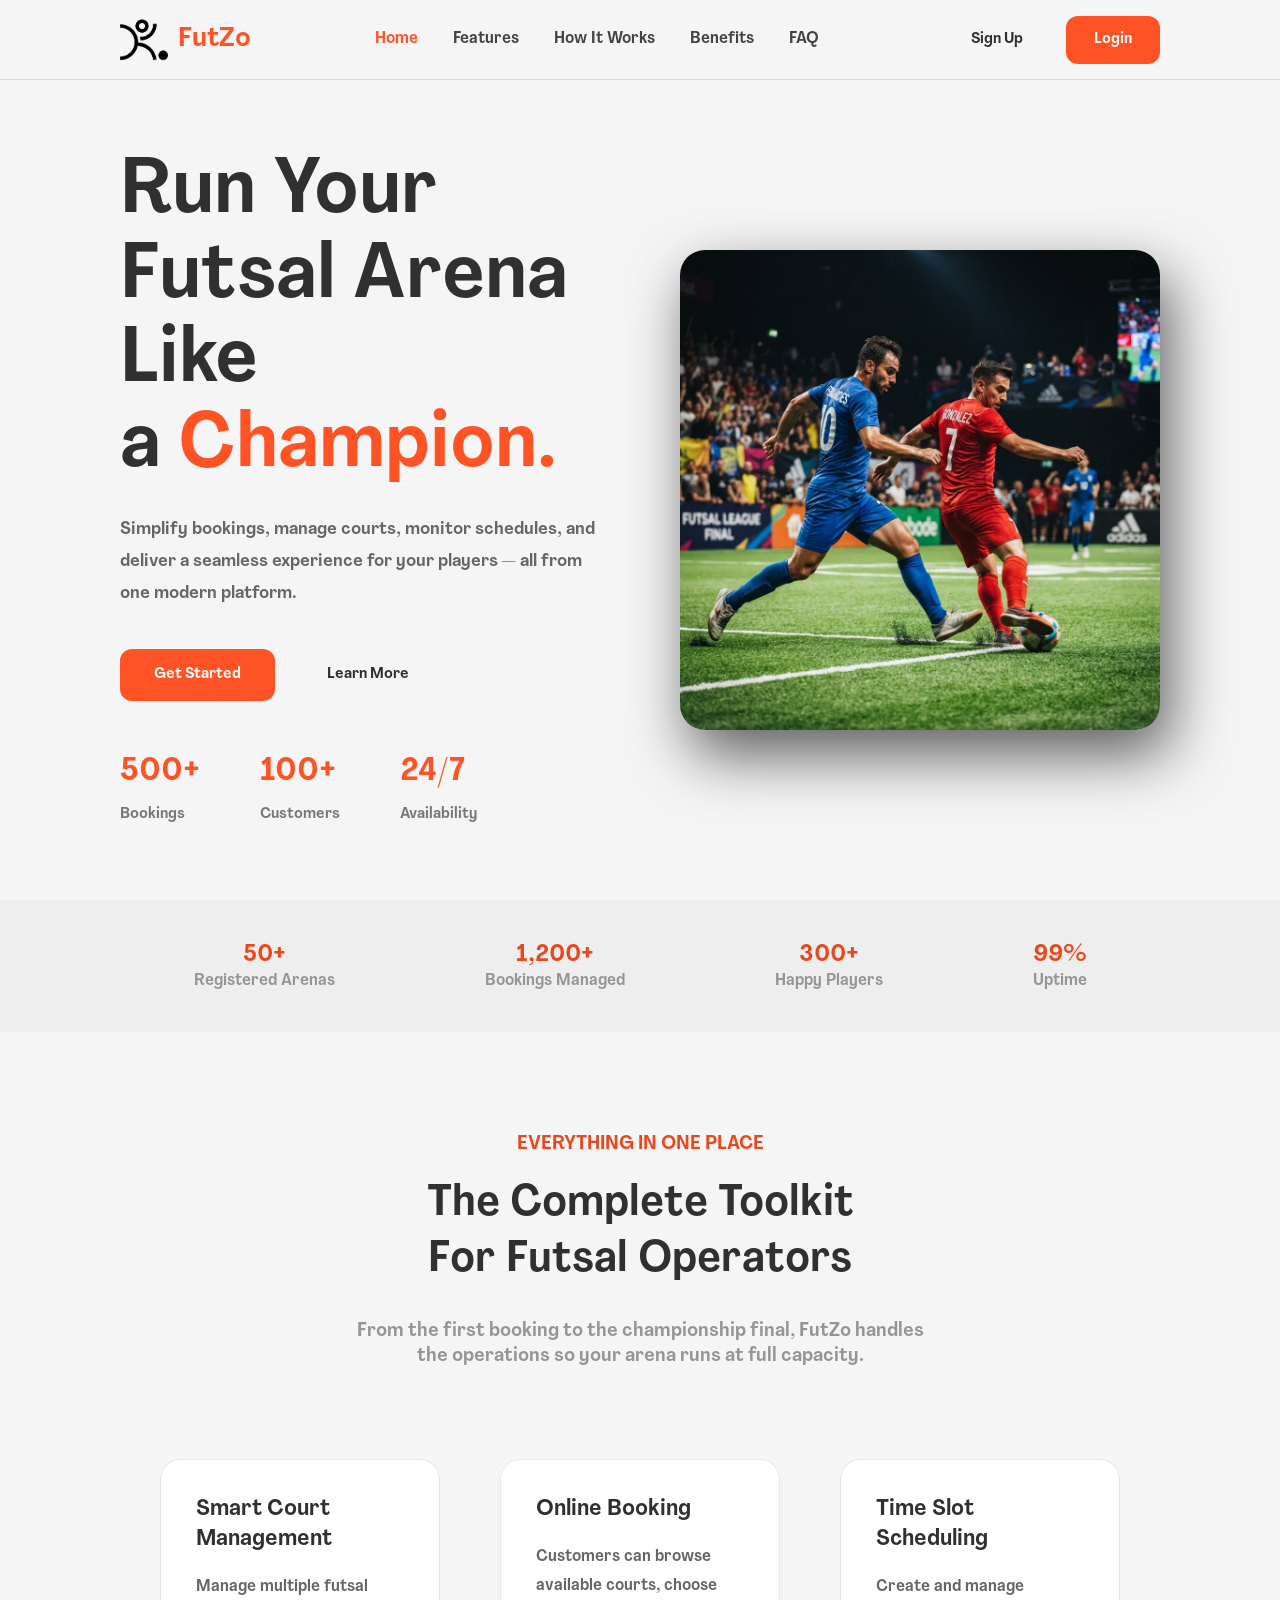
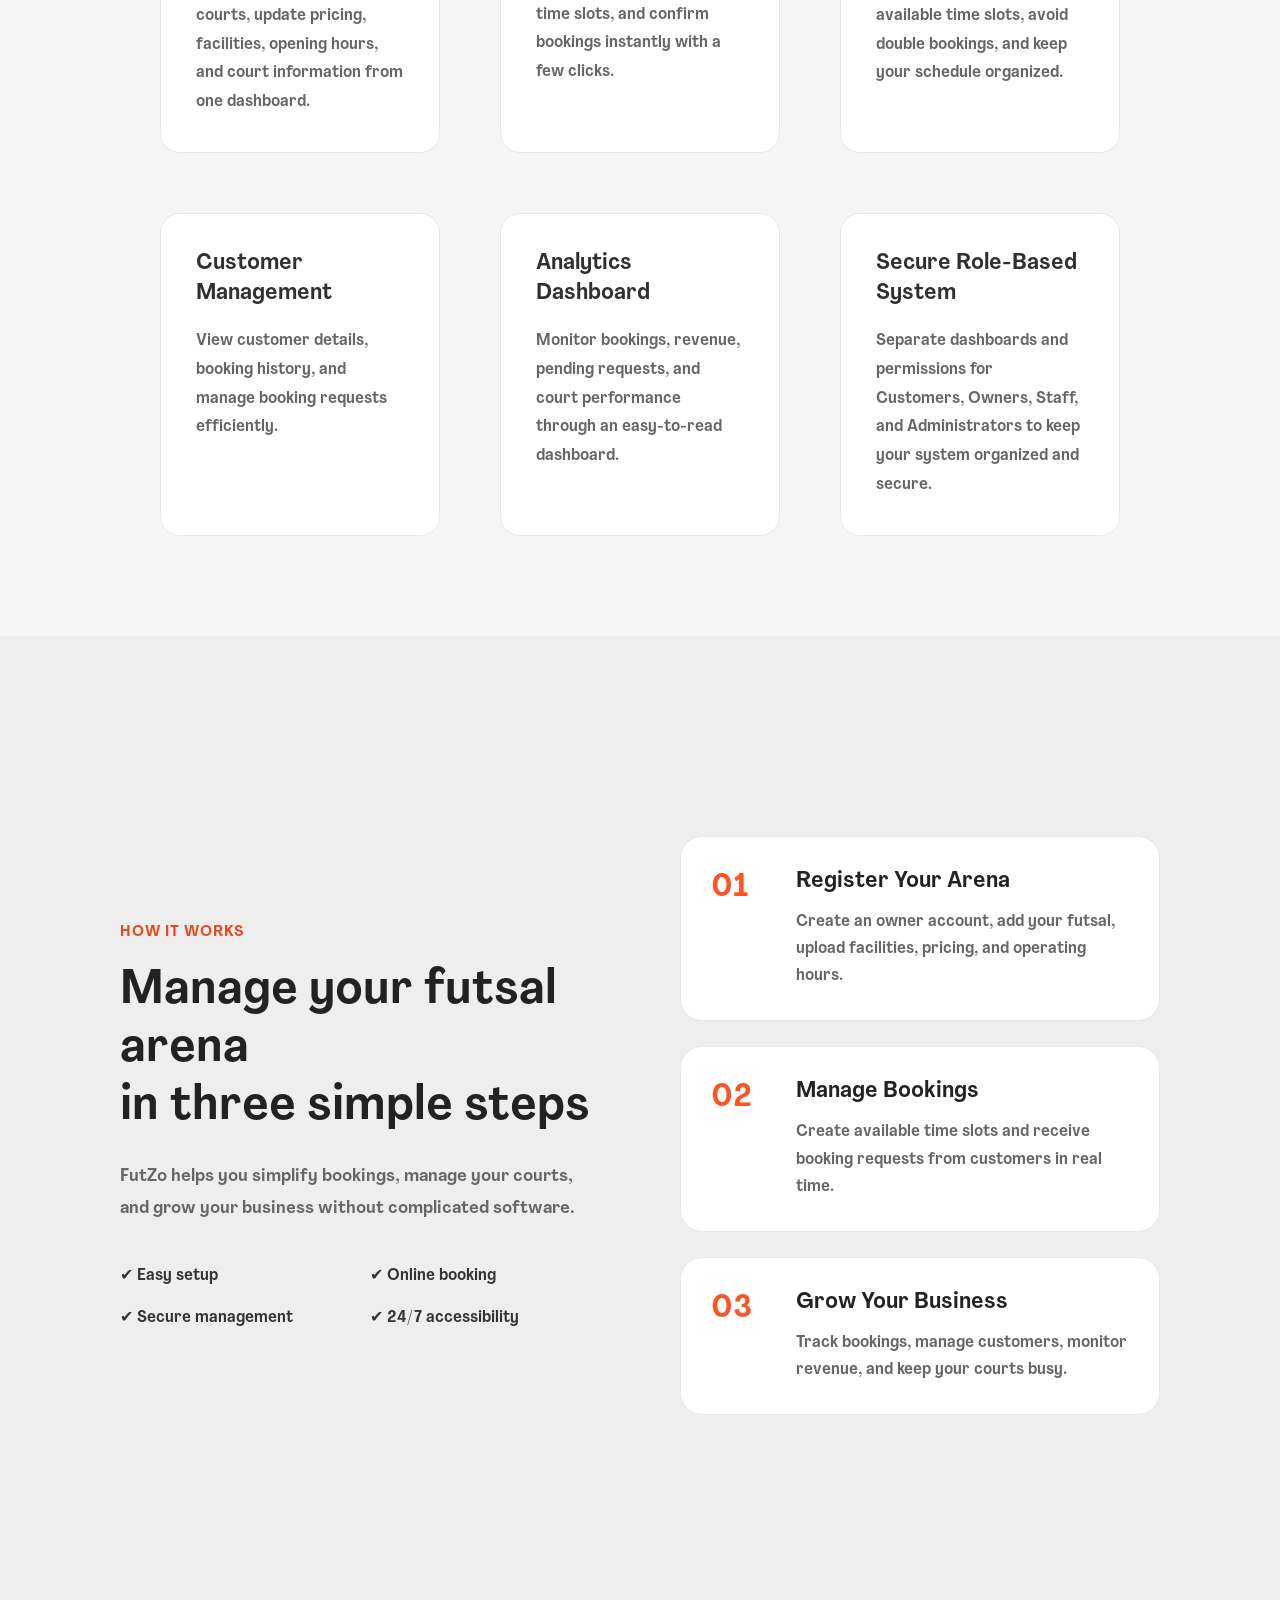
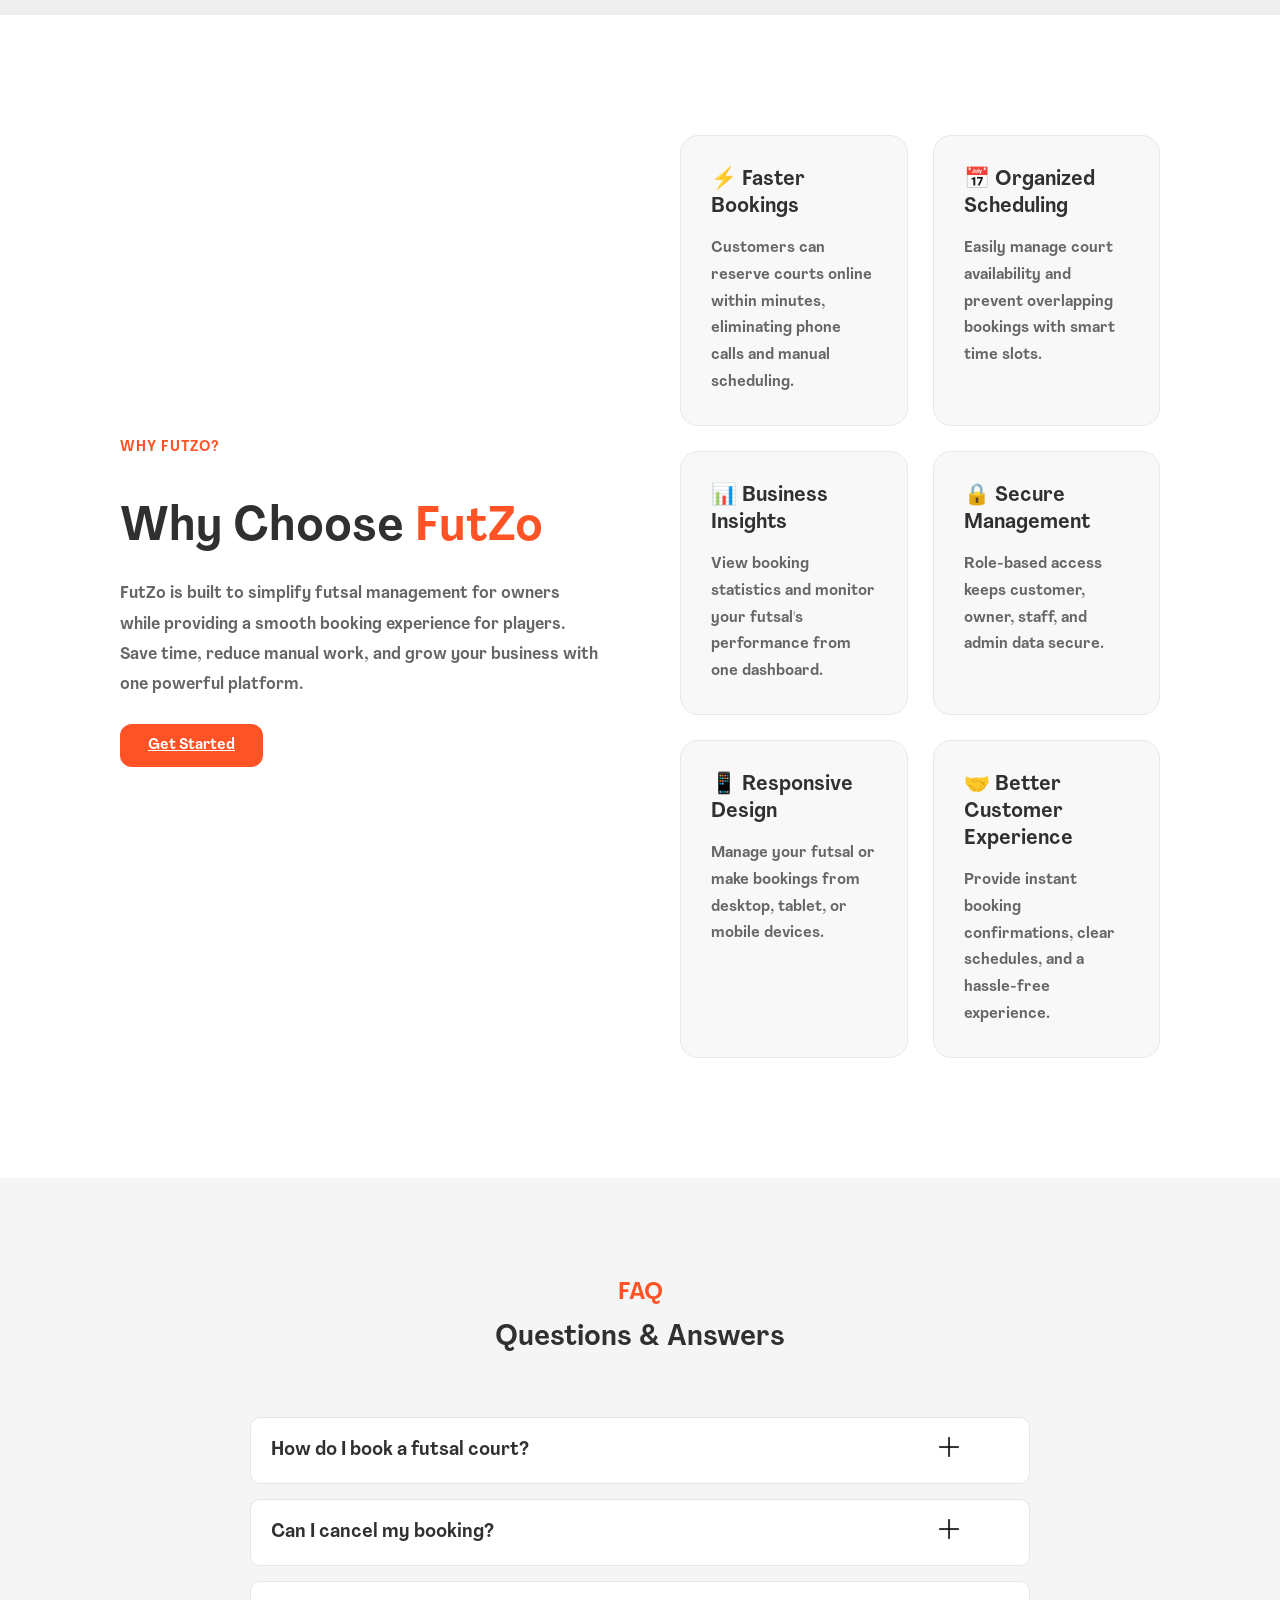
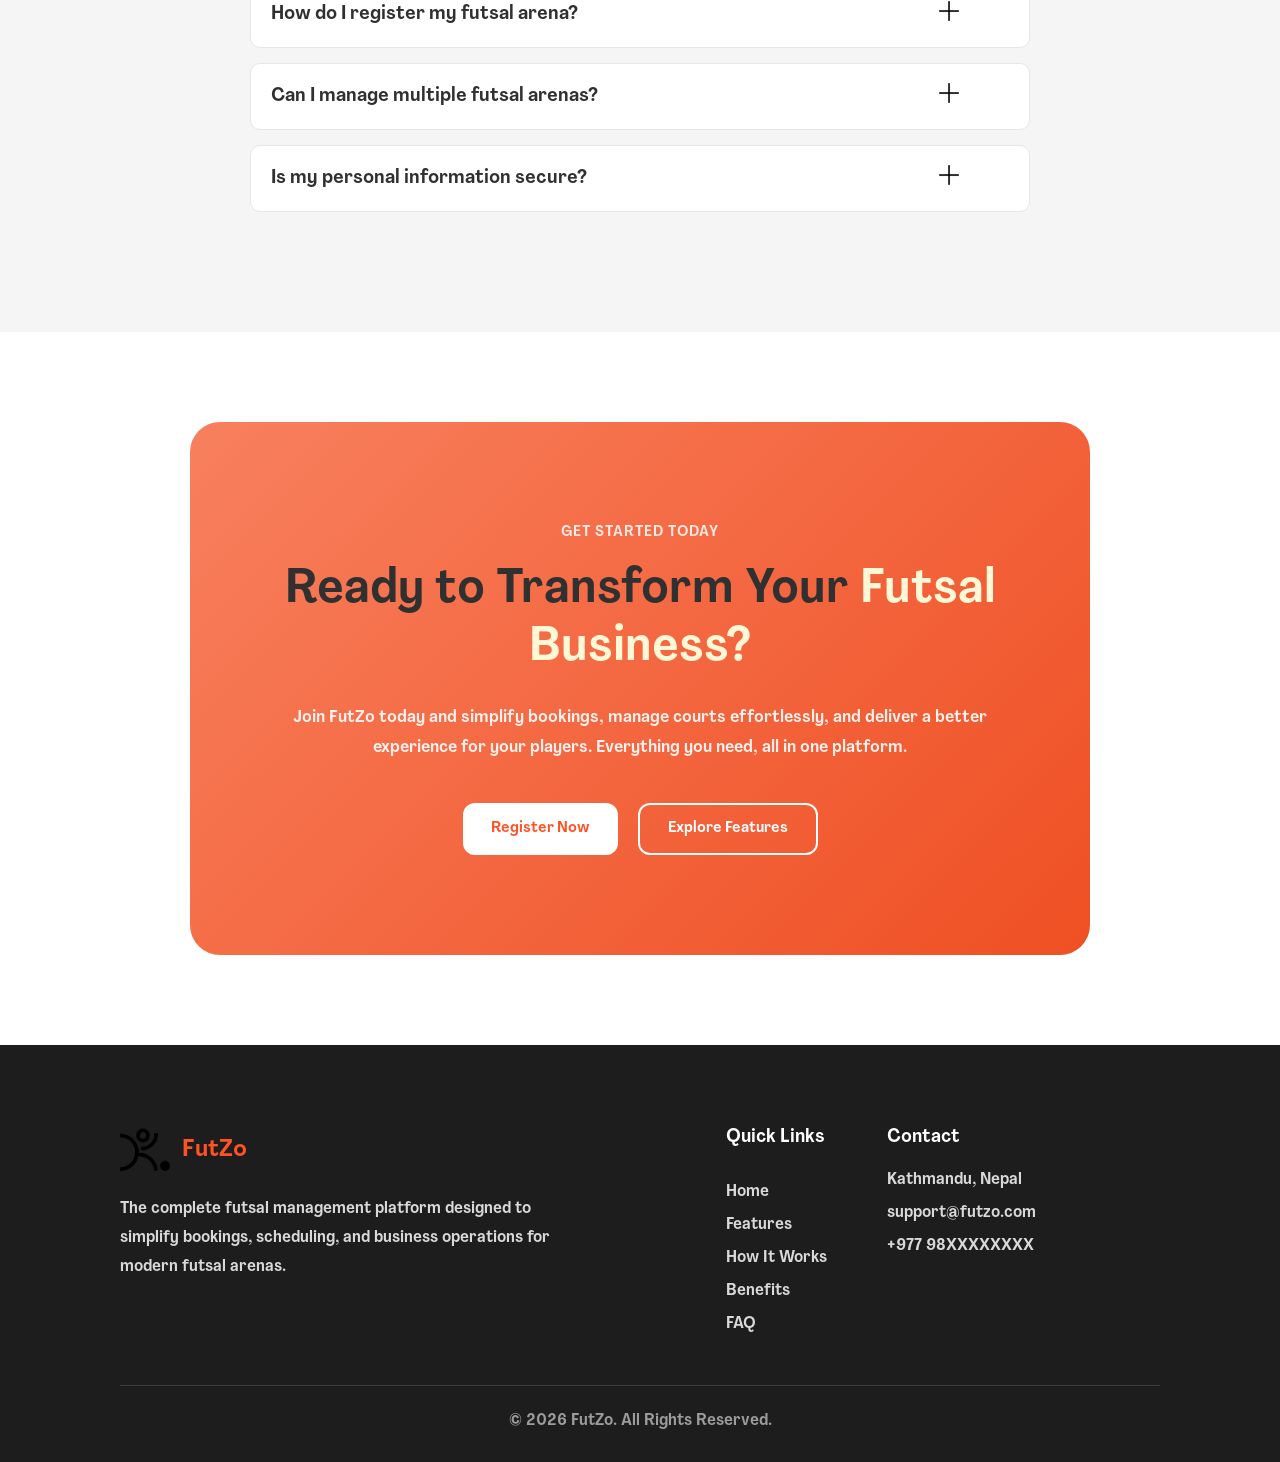
<file: index.html>
<!DOCTYPE html>
<html lang="en">

<head>
  <meta charset="UTF-8">
  <meta name="viewport" content="width=device-width, initial-scale=1.0">
  <link rel="shortcut icon" href="./assets/logo/main-logo.png" type="image/x-icon">
  <title>FutZo</title>
  <link rel="stylesheet" href="./assets/css/landing-page.css">
</head>

<body>
  <nav class="nav-bar">

    <div class="left-section">
      <img src="./assets/logo/futzo-logo.png" alt="FutZo Logo">
      <span>FutZo</span>
    </div>

    <div class="center-section">
      <a href="#home"         class="nav-link active">Home</a>
      <a href="#features"     class="nav-link">Features</a>
      <a href="#how-it-works" class="nav-link">How It Works</a>
      <a href="#benefits"     class="nav-link">Benefits</a>
      <a href="#faq"          class="nav-link">FAQ</a>
    </div>

    <div class="right-section">
      <button class="btn signin-btn" onclick="location.href='register.php'">
        Sign Up
      </button>
      <button class="btn login-btn" onclick="location.href='login.php'">
        Login
      </button>
    </div>

  </nav>

  <main>

    <section class="hero" id="home">

      <div class="left-side">

        <h1>
          Run Your Futsal Arena Like <br>
          a <span>Champion.</span>
        </h1>

        <p>
          Simplify bookings, manage courts, monitor schedules,
          and deliver a seamless experience for your players —
          all from one modern platform.
        </p>

        <div class="hero-buttons">
          <button class="btn login-btn" onclick="location.href='register.php'">
            Get Started
          </button>
          <button class="btn signin-btn" onclick="location.href='#features'">
            Learn More
          </button>
        </div>

        <div class="hero-stats">
          <div class="stat">
            <h3>500+</h3>
            <p>Bookings</p>
          </div>
          <div class="stat">
            <h3>100+</h3>
            <p>Customers</p>
          </div>
          <div class="stat">
            <h3>24/7</h3>
            <p>Availability</p>
          </div>
        </div>

      </div>

      <div class="right-side">
        <img src="./assets/images/futsal-players.png" alt="Futsal Players">
      </div>

    </section>

    <section class="stats">
      <div>
        <h1>50+</h1>
        <p>Registered Arenas</p>
      </div>
      <div>
        <h1>1,200+</h1>
        <p>Bookings Managed</p>
      </div>
      <div>
        <h1>300+</h1>
        <p>Happy Players</p>
      </div>
      <div>
        <h1>99%</h1>
        <p>Uptime</p>
      </div>
    </section>

    <section class="features" id="features">

      <p class="heading">EVERYTHING IN ONE PLACE</p>
      <span>The Complete Toolkit</span>
      <span>For Futsal Operators</span>
      <p class="desc" style="margin-top: 30px;">
        From the first booking to the championship final, FutZo handles
      </p>
      <p class="desc">
        the operations so your arena runs at full capacity.
      </p>

      <div class="cards">

        <div class="card">
          <h1>Smart Court Management</h1>
          <p>Manage multiple futsal courts, update pricing, facilities, opening hours, and court information from one dashboard.</p>
        </div>

        <div class="card">
          <h1>Online Booking</h1>
          <p>Customers can browse available courts, choose time slots, and confirm bookings instantly with a few clicks.</p>
        </div>

        <div class="card">
          <h1>Time Slot Scheduling</h1>
          <p>Create and manage available time slots, avoid double bookings, and keep your schedule organized.</p>
        </div>

        <div class="card">
          <h1>Customer Management</h1>
          <p>View customer details, booking history, and manage booking requests efficiently.</p>
        </div>

        <div class="card">
          <h1>Analytics Dashboard</h1>
          <p>Monitor bookings, revenue, pending requests, and court performance through an easy-to-read dashboard.</p>
        </div>

        <div class="card">
          <h1>Secure Role-Based System</h1>
          <p>Separate dashboards and permissions for Customers, Owners, Staff, and Administrators to keep your system organized and secure.</p>
        </div>

      </div>

    </section>

    <section class="how-it-works" id="how-it-works">

      <div class="left-content">

        <span class="section-title">HOW IT WORKS</span>

        <h2>
          Manage your futsal arena
          <br>
          in three simple steps
        </h2>

        <p>
          FutZo helps you simplify bookings, manage your courts,
          and grow your business without complicated software.
        </p>

        <div class="benefits">
          <div class="benefit">✔ Easy setup</div>
          <div class="benefit">✔ Online booking</div>
          <div class="benefit">✔ Secure management</div>
          <div class="benefit">✔ 24/7 accessibility</div>
        </div>

      </div>

      <div class="right-content">

        <div class="step-card">
          <div class="step-number">01</div>
          <div class="step-info">
            <h3>Register Your Arena</h3>
            <p>
              Create an owner account, add your futsal,
              upload facilities, pricing, and operating hours.
            </p>
          </div>
        </div>

        <div class="step-card">
          <div class="step-number">02</div>
          <div class="step-info">
            <h3>Manage Bookings</h3>
            <p>
              Create available time slots and receive booking
              requests from customers in real time.
            </p>
          </div>
        </div>

        <div class="step-card">
          <div class="step-number">03</div>
          <div class="step-info">
            <h3>Grow Your Business</h3>
            <p>
              Track bookings, manage customers,
              monitor revenue, and keep your courts busy.
            </p>
          </div>
        </div>

      </div>

    </section>

    <section class="why-futzo" id="benefits">

      <div class="benefits-left">

        <span class="section-title">WHY FUTZO?</span>

        <h2>
          Why Choose
          <span>FutZo</span>
        </h2>

        <p>
          FutZo is built to simplify futsal management for owners while
          providing a smooth booking experience for players. Save time,
          reduce manual work, and grow your business with one powerful
          platform.
        </p>

        <a href="register.php" class="btn login-btn">
          Get Started
        </a>

      </div>

      <div class="benefits-right">

        <div class="benefit-card">
          <h3>⚡ Faster Bookings</h3>
          <p>
            Customers can reserve courts online within minutes,
            eliminating phone calls and manual scheduling.
          </p>
        </div>

        <div class="benefit-card">
          <h3>📅 Organized Scheduling</h3>
          <p>
            Easily manage court availability and prevent
            overlapping bookings with smart time slots.
          </p>
        </div>

        <div class="benefit-card">
          <h3>📊 Business Insights</h3>
          <p>
            View booking statistics and monitor your
            futsal's performance from one dashboard.
          </p>
        </div>

        <div class="benefit-card">
          <h3>🔒 Secure Management</h3>
          <p>
            Role-based access keeps customer,
            owner, staff, and admin data secure.
          </p>
        </div>

        <div class="benefit-card">
          <h3>📱 Responsive Design</h3>
          <p>
            Manage your futsal or make bookings
            from desktop, tablet, or mobile devices.
          </p>
        </div>

        <div class="benefit-card">
          <h3>🤝 Better Customer Experience</h3>
          <p>
            Provide instant booking confirmations,
            clear schedules, and a hassle-free experience.
          </p>
        </div>

      </div>

    </section>

    <section class="faq" id="faq">

      <h1>FAQ</h1>
      <p>Questions & Answers</p>

      <div class="questions">

        <div class="question">
          <p>How do I book a futsal court?</p>
          <p class="plus">
            <img src="./assets/icons/plus.png" alt="plus" width="20px">
          </p>
          <p class="answer">
            <span>
              Browse available futsal arenas, choose your preferred date
              and time slot, and confirm your booking. The futsal owner
              will review and confirm your request.
            </span>
          </p>
        </div>

        <div class="question">
          <p>Can I cancel my booking?</p>
          <p class="plus">
            <img src="./assets/icons/plus.png" alt="plus" width="20px">
          </p>
          <p class="answer">
            <span>
              Yes. You can cancel your booking before it has been confirmed
              by the futsal owner. Cancellation policies may vary depending
              on the arena.
            </span>
          </p>
        </div>

        <div class="question">
          <p>How do I register my futsal arena?</p>
          <p class="plus">
            <img src="./assets/icons/plus.png" alt="plus" width="20px">
          </p>
          <p class="answer">
            <span>
              Create an owner account, submit your futsal details,
              and wait for admin approval. Once approved, you can start
              adding time slots and accepting bookings.
            </span>
          </p>
        </div>

        <div class="question">
          <p>Can I manage multiple futsal arenas?</p>
          <p class="plus">
            <img src="./assets/icons/plus.png" alt="plus" width="20px">
          </p>
          <p class="answer">
            <span>
              Yes. Owners can register and manage multiple futsal arenas
              from a single account.
            </span>
          </p>
        </div>

        <div class="question">
          <p>Is my personal information secure?</p>
          <p class="plus">
            <img src="./assets/icons/plus.png" alt="plus" width="20px">
          </p>
          <p class="answer">
            <span>
              Yes. FutZo uses role-based authentication and secure account
              management to protect user information and system access.
            </span>
          </p>
        </div>

      </div>

    </section>

    <section class="cta">

      <div class="cta-content">

        <span class="section-title">GET STARTED TODAY</span>

        <h2>
          Ready to Transform Your
          <span>Futsal Business?</span>
        </h2>

        <p>
          Join FutZo today and simplify bookings, manage courts effortlessly,
          and deliver a better experience for your players. Everything you need,
          all in one platform.
        </p>

        <div class="cta-buttons">
          <button class="btn login-btn" onclick="location.href='register.php'">
            Register Now
          </button>
          <button class="btn signin-btn" onclick="location.href='#features'">
            Explore Features
          </button>
        </div>

      </div>

    </section>

    <footer class="footer">

      <div class="footer-top">

        <div class="footer-about">
          <div class="footer-logo">
            <img src="./assets/logo/futzo-logo.png" alt="FutZo Logo">
            <h2>FutZo</h2>
          </div>
          <p>
            The complete futsal management platform designed to simplify
            bookings, scheduling, and business operations for modern futsal arenas.
          </p>
        </div>

        <div class="footer-links">
          <h3>Quick Links</h3>
          <a href="#home">Home</a>
          <a href="#features">Features</a>
          <a href="#how-it-works">How It Works</a>
          <a href="#benefits">Benefits</a>
          <a href="#faq">FAQ</a>
        </div>

        <div class="footer-contact">
          <h3>Contact</h3>
          <p>Kathmandu, Nepal</p>
          <p>support@futzo.com</p>
          <p>+977 98XXXXXXXX</p>
        </div>

      </div>

      <div class="footer-bottom">
        <p>© 2026 FutZo. All Rights Reserved.</p>
      </div>

    </footer>

  </main>

  <script src="./assets/js/landing-page.js"></script>

</body>

</html>
</file>
<file: assets/css/landing-page.css>
@font-face {
  font-family: "agrandir";
  src: url("../fonts/Agrandir Text Bold 700.otf");
}

* {
  margin: 0;
  padding: 0;
  box-sizing: border-box;
}

html {
  scroll-behavior: smooth;
}

body {
  background: #f5f5f5;
  color: #303030;
  font-family: agrandir, sans-serif;
}

.nav-bar {
  width: 100%;
  height: 80px;
  display: flex;
  justify-content: space-between;
  align-items: center;
  position: sticky;
  top: 0;
  z-index: 1000;
  background: #f5f5f5;
  border-bottom: 1px solid #dbdada;
  padding: 0 250px;
}

.left-section {
  display: flex;
  align-items: center;
  gap: 10px;
  color: #ff5325;
  font-size: 1.7rem;
  font-weight: bold;
}

.left-section img {
  width: 48px;
  color: #e6e6e6;
}

.center-section {
  display: flex;
  gap: 35px;
}

.center-section a {
  text-decoration: none;
  color: #444;
  transition: 0.3s;
}

.center-section a:hover {
  color: #ff5325;
}

.center-section a.active {
  color: #ff5325;
  font-weight: 700;
}

.right-section {
  display: flex;
  gap: 15px;
}

.btn {
  border: none;
  padding: 14px 28px;
  border-radius: 12px;
  cursor: pointer;
  font-family: inherit;
  font-size: 0.95rem;
  font-weight: 600;
  transition: 0.3s;
}

.login-btn {
  background: #ff5325;
  color: white;
}

.login-btn:hover {
  background: #ea471c;
}

.signin-btn {
  background: transparent;
  color: #303030;
}

.signin-btn:hover {
  color: #ff5325;
}

.hero {
  min-height: calc(100dvh - 80px);
  display: flex;
  justify-content: space-between;
  align-items: center;
  gap: 80px;
  padding: 0 250px;
}

.left-side,
.right-side {
  flex: 1;
}

.left-side h1 {
  font-size: clamp(2.2rem, 6vw, 4.8rem);
  line-height: 1.1;
  margin-bottom: 25px;
}

.left-side h1 span {
  color: #ff5325;
}

.left-side p {
  color: #666;
  font-size: clamp(0.95rem, 2vw, 1.1rem);
  line-height: 1.8;
  max-width: 550px;
  margin-bottom: 40px;
}

.hero-buttons {
  display: flex;
  gap: 18px;
  margin-bottom: 50px;
  flex-wrap: wrap;
}

.hero-buttons .btn {
  padding: 16px 34px;
}

.hero-stats {
  display: flex;
  gap: 60px;
  flex-wrap: wrap;
}

.stat h3 {
  color: #ff5325;
  font-size: 2rem;
  margin-bottom: 8px;
}

.stat p {
  margin: 0;
  color: #777;
  font-size: 0.95rem;
}

.right-side {
  display: flex;
  justify-content: center;
}

.right-side img {
  width: 100%;
  max-width: 650px;
  border-radius: 25px;
  box-shadow: 10px 25px 60px rgba(0, 0, 0, 0.62);
  animation: img-ani 5s ease-in-out infinite;
}

@keyframes img-ani {
  0% {
    transform: translateY(0);
  }
  50% {
    transform: translateY(10px);
  }
  100% {
    transform: translateY(0);
  }
}

.stats {
  display: flex;
  justify-content: center;
  gap: 150px;
  padding: 40px;
  background: #eeeeee;
  flex-wrap: wrap;
  text-align: center;
}

.stats div {
  display: flex;
  flex-direction: column;
  align-items: center;
}

.stats p {
  color: #959595;
}

.stats h1 {
  color: #ea471c;
}

.features {
  min-height: 100dvh;
  display: flex;
  flex-direction: column;
  align-items: center;
  padding: 100px 250px;
}

.heading {
  margin-bottom: 20px;
  color: #ea471c;
  font-size: clamp(0.9rem, 2vw, 1.2rem);
}

.features span {
  font-size: clamp(1.8rem, 4vw, 2.7rem);
  text-align: center;
}

.desc {
  color: #959595;
  font-size: clamp(1rem, 2vw, 1.2rem);
  text-align: center;
}

.cards {
  width: 100%;
  padding: 90px 40px 0px 40px;
  display: grid;
  grid-template-columns: repeat(3, 1fr);
  gap: 60px;
}

.card {
  background: #fff;
  border: 1px solid #e8e8e8;
  border-radius: 20px;
  padding: 35px;
  text-align: left;
  transition: 0.3s ease;
  cursor: default;
}

.card:hover {
  transform: translateY(-8px);
  box-shadow: 0 15px 35px rgba(0, 0, 0, 0.08);
  border-color: #ff5325;
}

.card h1 {
  font-size: 1.4rem;
  margin-bottom: 18px;
  color: #303030;
}

.card p {
  color: #666;
  line-height: 1.8;
  font-size: 1rem;
}

.how-it-works {
  display: flex;
  align-items: center;
  justify-content: space-between;
  gap: 80px;
  padding: 200px 250px;
  background: #eeeeee;
}

.left-content,
.right-content {
  flex: 1;
}

.section-title {
  color: #ea471c;
  font-size: 0.95rem;
  font-weight: 700;
  letter-spacing: 1px;
  margin-bottom: 20px;
  display: inline-block;
}

.left-content h2 {
  font-size: clamp(2rem, 4vw, 3rem);
  line-height: 1.2;
  margin-bottom: 25px;
  color: #222;
}

.left-content p {
  font-size: clamp(1rem, 2vw, 1.1rem);
  color: #666;
  line-height: 1.8;
  max-width: 500px;
  margin-bottom: 40px;
}

.benefits {
  display: grid;
  grid-template-columns: repeat(2, 1fr);
  gap: 20px;
}

.benefit {
  display: flex;
  align-items: center;
  gap: 10px;
  color: #333;
  font-size: 1rem;
  font-weight: 500;
}

.right-content {
  display: flex;
  flex-direction: column;
  gap: 25px;
}

.step-card {
  background: #fff;
  border: 1px solid #e8e8e8;
  border-radius: 22px;
  padding: 30px;
  display: flex;
  gap: 25px;
  transition: 0.3s;
  cursor: default;
}

.step-card:hover {
  transform: translateY(-6px);
  box-shadow: 0 12px 30px rgba(0, 0, 0, 0.08);
  border-color: #ff5325;
}

.step-number {
  color: #ff5325;
  font-size: 2rem;
  font-weight: 700;
  min-width: 60px;
}

.step-info h3 {
  font-size: clamp(1.1rem, 2.5vw, 1.4rem);
  margin-bottom: 12px;
  color: #222;
}

.step-info p {
  color: #666;
  line-height: 1.7;
  font-size: clamp(0.9rem, 2vw, 1rem);
}

.why-futzo {
  min-height: 100dvh;
  padding: 120px 250px;
  display: flex;
  justify-content: center;
  align-items: center;
  background: #fff;
  gap: 80px;
}

.benefits-left,
.benefits-right {
  flex: 1;
}

.benefits-left .section-title {
  color: #ff5325;
  font-size: 0.9rem;
  font-weight: 700;
  letter-spacing: 1px;
  text-transform: uppercase;
}

.benefits-left h2 {
  font-size: clamp(2rem, 4vw, 3rem);
  margin: 20px 0;
  color: #303030;
}

.benefits-left h2 span {
  color: #ff5325;
}

.benefits-left p {
  color: #666;
  font-size: clamp(0.95rem, 2vw, 1.05rem);
  line-height: 1.8;
  margin-bottom: 35px;
  max-width: 520px;
}

.benefits-right {
  display: grid;
  grid-template-columns: repeat(2, 1fr);
  gap: 25px;
}

.benefit-card {
  background: #f8f8f8;
  border: 1px solid #e8e8e8;
  border-radius: 18px;
  padding: 30px;
  transition: 0.3s ease;
  cursor: default;
}

.benefit-card:hover {
  transform: translateY(-8px);
  background: #fff;
  border-color: #ff5325;
  box-shadow: 0 15px 35px rgba(0, 0, 0, 0.08);
}

.benefit-card h3 {
  font-size: clamp(1.1rem, 2.5vw, 1.3rem);
  color: #303030;
  margin-bottom: 15px;
}

.benefit-card p {
  color: #666;
  line-height: 1.7;
  font-size: clamp(0.9rem, 2vw, 0.98rem);
}

.faq {
  display: flex;
  flex-direction: column;
  align-items: center;
  justify-content: center;
  padding: 100px 250px;
}

.faq h1 {
  color: #ff5325;
  font-size: clamp(1.2rem, 3vw, 1.5rem);
}

.faq > p {
  margin-top: 10px;
  font-size: clamp(1.2rem, 4vw, 1.8rem);
  text-align: center;
}

.questions {
  margin-top: 40px;
  padding: 20px 10px;
  display: flex;
  flex-direction: column;
  gap: 15px;
  width: 100%;
  max-width: 800px;
}

.question {
  background: #fff;
  padding: 10px 20px 10px 10px;
  display: flex;
  flex-direction: column;
  width: 100%;
  border: #e6e6e6 1px solid;
  border-radius: 10px;
  cursor: pointer;
  position: relative;
}

.question > p {
  font-size: clamp(1rem, 2.5vw, 1.2rem);
  padding: 10px;
  padding-right: 50px;
}

.plus {
  position: absolute;
  right: 20px;
  top: 50%;
  transform: translateY(-50%);
  font-size: 2.7rem;
}

.answer {
  display: none;
  border-top: #e6e6e6 1px solid;
  color: #666;
  transition: 1.5s ease-in;
}
.answer.open {
  display: block;
}

.plus img {
  transition: transform 0.3s ease;
}

.question.active .plus img {
  transform: rotate(180deg);
}

.answer span {
  display: block;
  padding: 10px;
  font-size: clamp(0.9rem, 2vw, 1rem);
}

.cta {
  background: #fff;
  padding: 90px 250px;
}

.cta-content {
  padding: 100px 70px;
  text-align: center;
  background: linear-gradient(135deg, #f8805e, #ef4f23);
  border-radius: 30px;
  width: 100%;
  max-width: 900px;
  margin: 0 auto;
}

.cta .section-title {
  display: inline-block;
  font-size: clamp(0.75rem, 2vw, 0.9rem);
  font-weight: 700;
  letter-spacing: 1px;
  text-transform: uppercase;
  margin-bottom: 20px;
  color: rgba(255, 255, 255, 0.85);
}

.cta h2 {
  font-size: clamp(1.8rem, 5vw, 3rem);
  line-height: 1.2;
  margin-bottom: 25px;
}

.cta h2 span {
  color: #fff7d6;
}

.cta p {
  font-size: clamp(0.95rem, 2vw, 1.05rem);
  line-height: 1.8;
  color: rgba(255, 255, 255, 0.9);
  margin-bottom: 40px;
}

.cta-buttons {
  display: flex;
  justify-content: center;
  gap: 20px;
  flex-wrap: wrap;
}

.cta .login-btn {
  background: #fff;
  color: #ff5325;
}

.cta .login-btn:hover {
  background: #f4f4f4;
}

.cta .signin-btn {
  border: 2px solid #fff;
  color: #fff;
  background: transparent;
}

.cta .signin-btn:hover {
  background: rgba(255, 255, 255, 0.15);
}

.footer {
  padding: 80px 250px 30px;
  background: #1d1d1d;
  color: #d9d9d9;
}

.footer-top {
  display: flex;
  justify-content: space-between;
  gap: 60px;
  margin-bottom: 50px;
  flex-wrap: wrap;
}

.footer-about {
  flex: 2;
  min-width: 280px;
}

.footer-logo {
  display: flex;
  align-items: center;
  gap: 12px;
  margin-bottom: 20px;
}

.footer-logo img {
  width: 50px;
}

.footer-logo h2 {
  color: #ff5325;
}

.footer-about p {
  line-height: 1.8;
  max-width: 450px;
}

.footer-links-wrap,
.footer-contact {
  flex: 1;
  min-width: 180px;
}

.footer h3 {
  color: #fff;
  margin-bottom: 20px;
}

.footer-links {
  display: flex;
  flex-direction: column;
  gap: 12px;
}

.footer-links a {
  color: #d9d9d9;
  text-decoration: none;
  transition: 0.3s;
}

.footer-links a:hover {
  color: #ff5325;
}

.footer-contact p {
  margin-bottom: 12px;
}

.footer-bottom {
  border-top: 1px solid #3a3a3a;
  padding-top: 25px;
  text-align: center;
  color: #9c9c9c;
}

/* Responsive */
/* ─── Large tablets / small laptops ─── */
@media (max-width: 1400px) {
  .nav-bar,
  .hero,
  .features,
  .how-it-works,
  .why-futzo,
  .faq,
  .cta,
  .footer {
    padding-left: 120px;
    padding-right: 120px;
  }
}

@media (max-width: 1200px) {
  .nav-bar,
  .hero,
  .features,
  .how-it-works,
  .why-futzo,
  .faq,
  .cta,
  .footer {
    padding-left: 80px;
    padding-right: 80px;
  }

  .cards {
    gap: 35px;
    padding-top: 70px;
  }

  .how-it-works {
    padding-top: 120px;
    padding-bottom: 120px;
  }

  .stats {
    gap: 80px;
  }
}

/* ─── Tablets ─── */
@media (max-width: 992px) {
  .nav-bar {
    padding-left: 40px;
    padding-right: 40px;
  }

  .hero {
    padding: 60px 40px;
    gap: 50px;
  }

  .features,
  .how-it-works,
  .why-futzo,
  .faq,
  .cta,
  .footer {
    padding-left: 40px;
    padding-right: 40px;
  }

  .features {
    padding-top: 80px;
    padding-bottom: 80px;
  }

  .cards {
    grid-template-columns: repeat(2, 1fr);
    gap: 30px;
    padding: 60px 0 0 0;
  }

  .how-it-works {
    flex-direction: column;
    padding: 100px 40px;
    gap: 60px;
    text-align: center;
  }

  .left-content p {
    margin-left: auto;
    margin-right: auto;
  }

  .benefits {
    justify-content: center;
  }

  .why-futzo {
    flex-direction: column;
    padding: 80px 40px;
    gap: 60px;
    text-align: center;
  }

  .benefits-left p {
    margin-left: auto;
    margin-right: auto;
  }

  .benefits-left h2 {
    font-size: 2.4rem;
  }

  .benefits-right {
    width: 100%;
    grid-template-columns: repeat(2, 1fr);
  }

  .stats {
    gap: 50px;
    padding: 30px;
  }

  .faq {
    padding: 80px 40px;
  }

  .cta {
    padding: 60px 40px;
  }

  .cta-content {
    padding: 70px 40px;
  }

  .footer {
    padding: 60px 40px 30px;
  }

  .footer-top {
    gap: 40px;
  }
}

/* ─── Small tablets / large phones ─── */
@media (max-width: 768px) {
  .nav-bar {
    padding-left: 24px;
    padding-right: 24px;
    height: 70px;
  }

  .center-section {
    display: none;
  }

  .right-section .btn {
    padding: 10px 18px;
    font-size: 0.85rem;
  }

  .hero {
    flex-direction: column;
    text-align: center;
    padding: 50px 24px;
    gap: 40px;
    min-height: auto;
  }

  .hero-buttons,
  .hero-stats {
    justify-content: center;
  }

  .left-side p {
    margin-left: auto;
    margin-right: auto;
  }

  .stats {
    gap: 35px;
    padding: 25px 20px;
  }

  .stats h1 {
    font-size: 1.8rem;
  }

  .features {
    padding: 60px 24px;
    min-height: auto;
  }

  .cards {
    grid-template-columns: 1fr;
    padding: 40px 0 0 0;
    gap: 25px;
  }

  .card {
    padding: 28px;
  }

  .how-it-works {
    padding: 60px 24px;
    min-height: auto;
  }

  .benefits {
    grid-template-columns: 1fr;
    text-align: left;
    max-width: 400px;
    margin: 0 auto;
  }

  .step-card {
    flex-direction: column;
    gap: 15px;
    padding: 25px;
  }

  .why-futzo {
    padding: 60px 24px;
    gap: 50px;
  }

  .benefits-left h2 {
    font-size: 2rem;
  }

  .benefits-right {
    grid-template-columns: 1fr;
    gap: 20px;
  }

  .benefit-card {
    padding: 25px;
  }

  .faq {
    padding: 60px 24px;
  }

  .question {
    padding: 10px 50px 10px 10px;
  }

  .plus {
    right: 15px;
    font-size: 2rem;
  }

  .cta {
    padding: 50px 24px;
  }

  .cta-content {
    padding: 50px 24px;
    border-radius: 20px;
  }

  .cta-buttons {
    flex-direction: column;
    align-items: center;
  }

  .cta-buttons .btn {
    width: 100%;
    max-width: 280px;
  }

  .footer {
    padding: 50px 24px 25px;
  }

  .footer-top {
    flex-direction: column;
    gap: 40px;
  }

  .footer-about,
  .footer-links-wrap,
  .footer-contact {
    flex: none;
    width: 100%;
  }
}

/* ─── Phones ─── */
@media (max-width: 480px) {
  .nav-bar {
    padding-left: 16px;
    padding-right: 16px;
    height: 65px;
  }

  .left-section {
    font-size: 1.3rem;
  }

  .left-section img {
    width: 38px;
  }

  .right-section .btn {
    padding: 8px 14px;
    font-size: 0.8rem;
    border-radius: 8px;
  }

  .left-side h1 {
    font-size: 2rem;
  }

  .hero-buttons {
    flex-direction: column;
    width: 100%;
  }

  .hero-buttons .btn {
    width: 100%;
  }

  .hero-stats {
    gap: 30px;
  }

  .stat h3 {
    font-size: 1.6rem;
  }

  .stats {
    gap: 25px;
  }

  .stats h1 {
    font-size: 1.5rem;
  }

  .features span {
    font-size: 1.6rem;
  }

  .card {
    padding: 22px;
    border-radius: 16px;
  }

  .left-content h2 {
    font-size: 1.7rem;
  }

  .benefits-left h2 {
    font-size: 1.7rem;
  }

  .step-number {
    font-size: 1.6rem;
    min-width: 45px;
  }

  .benefit-card {
    padding: 22px;
    border-radius: 14px;
  }

  .faq > p {
    font-size: 1.1rem;
  }

  .question > p {
    font-size: 0.95rem;
    padding-right: 40px;
  }

  .plus {
    font-size: 1.8rem;
    right: 12px;
  }

  .cta-content {
    padding: 40px 18px;
    border-radius: 16px;
  }

  .cta h2 {
    font-size: 1.6rem;
  }

  .footer {
    padding: 40px 16px 20px;
  }

  .footer-logo img {
    width: 40px;
  }
}
</file>
